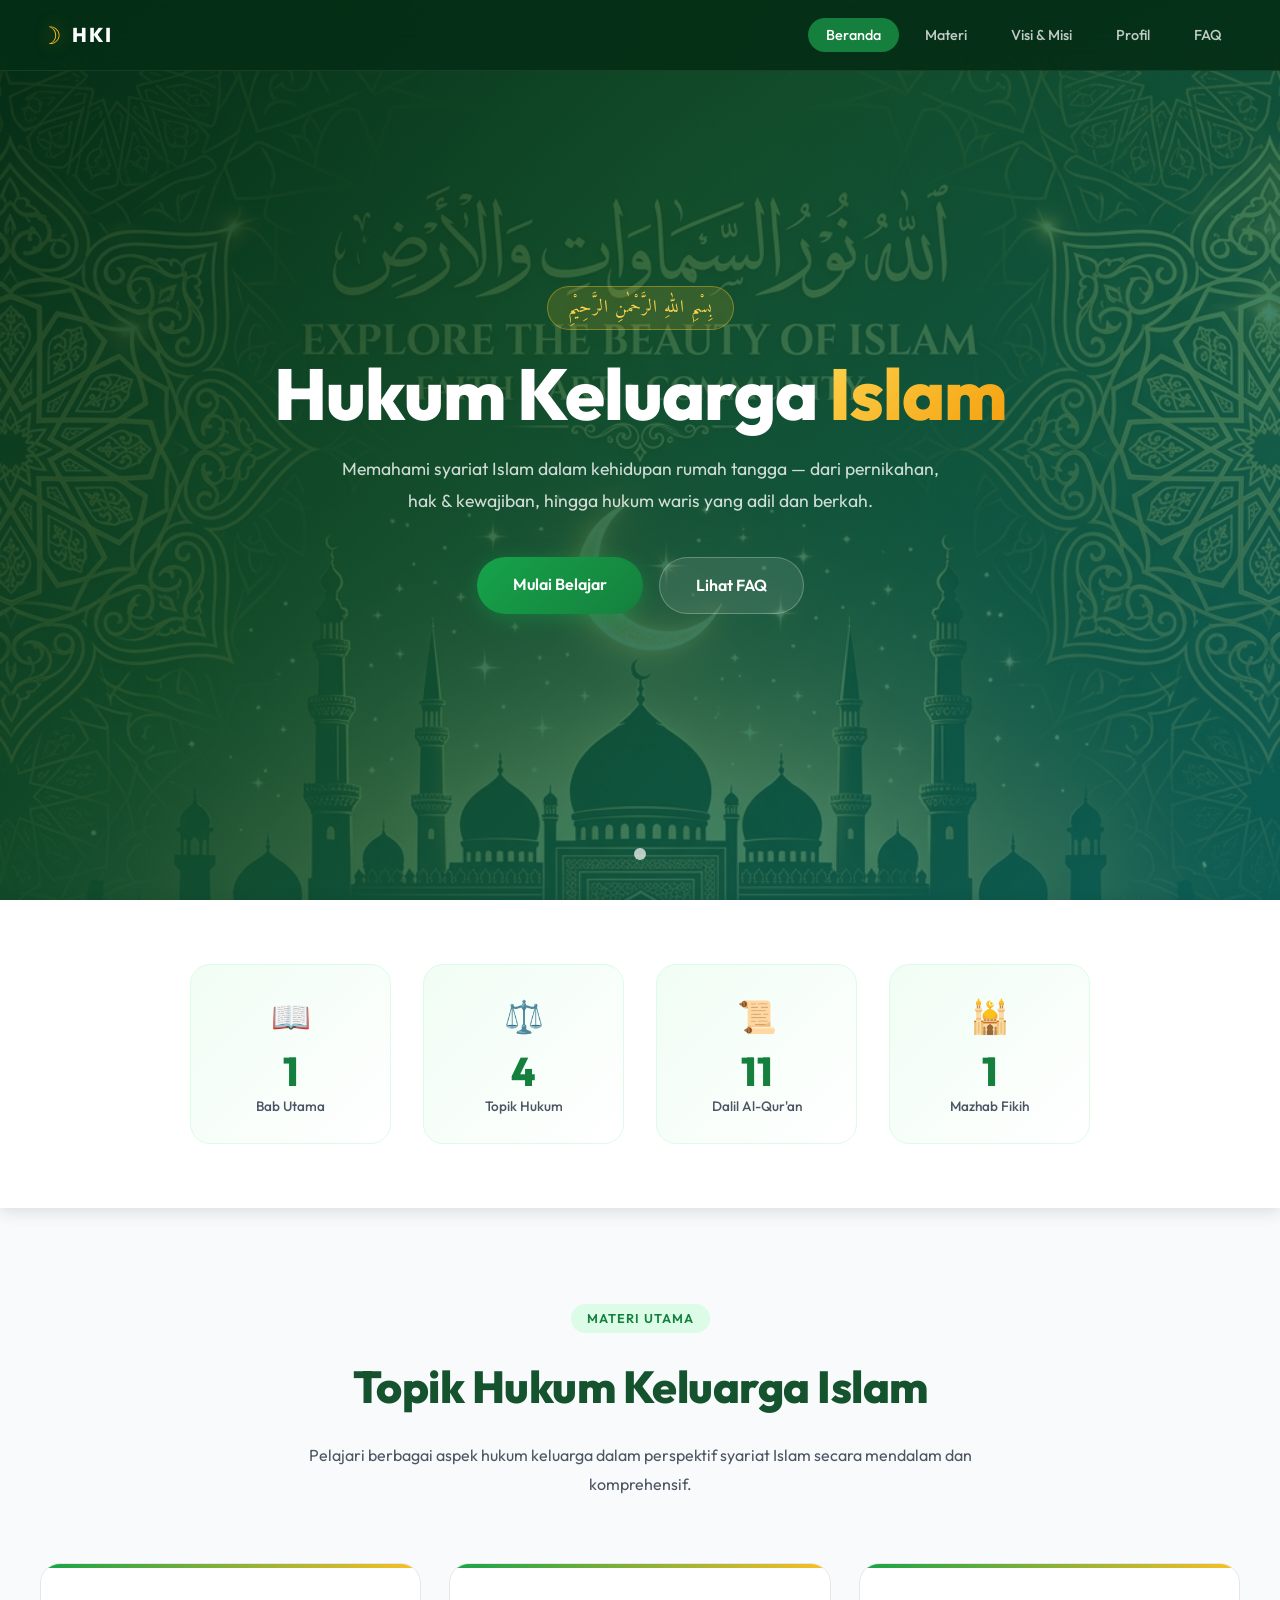
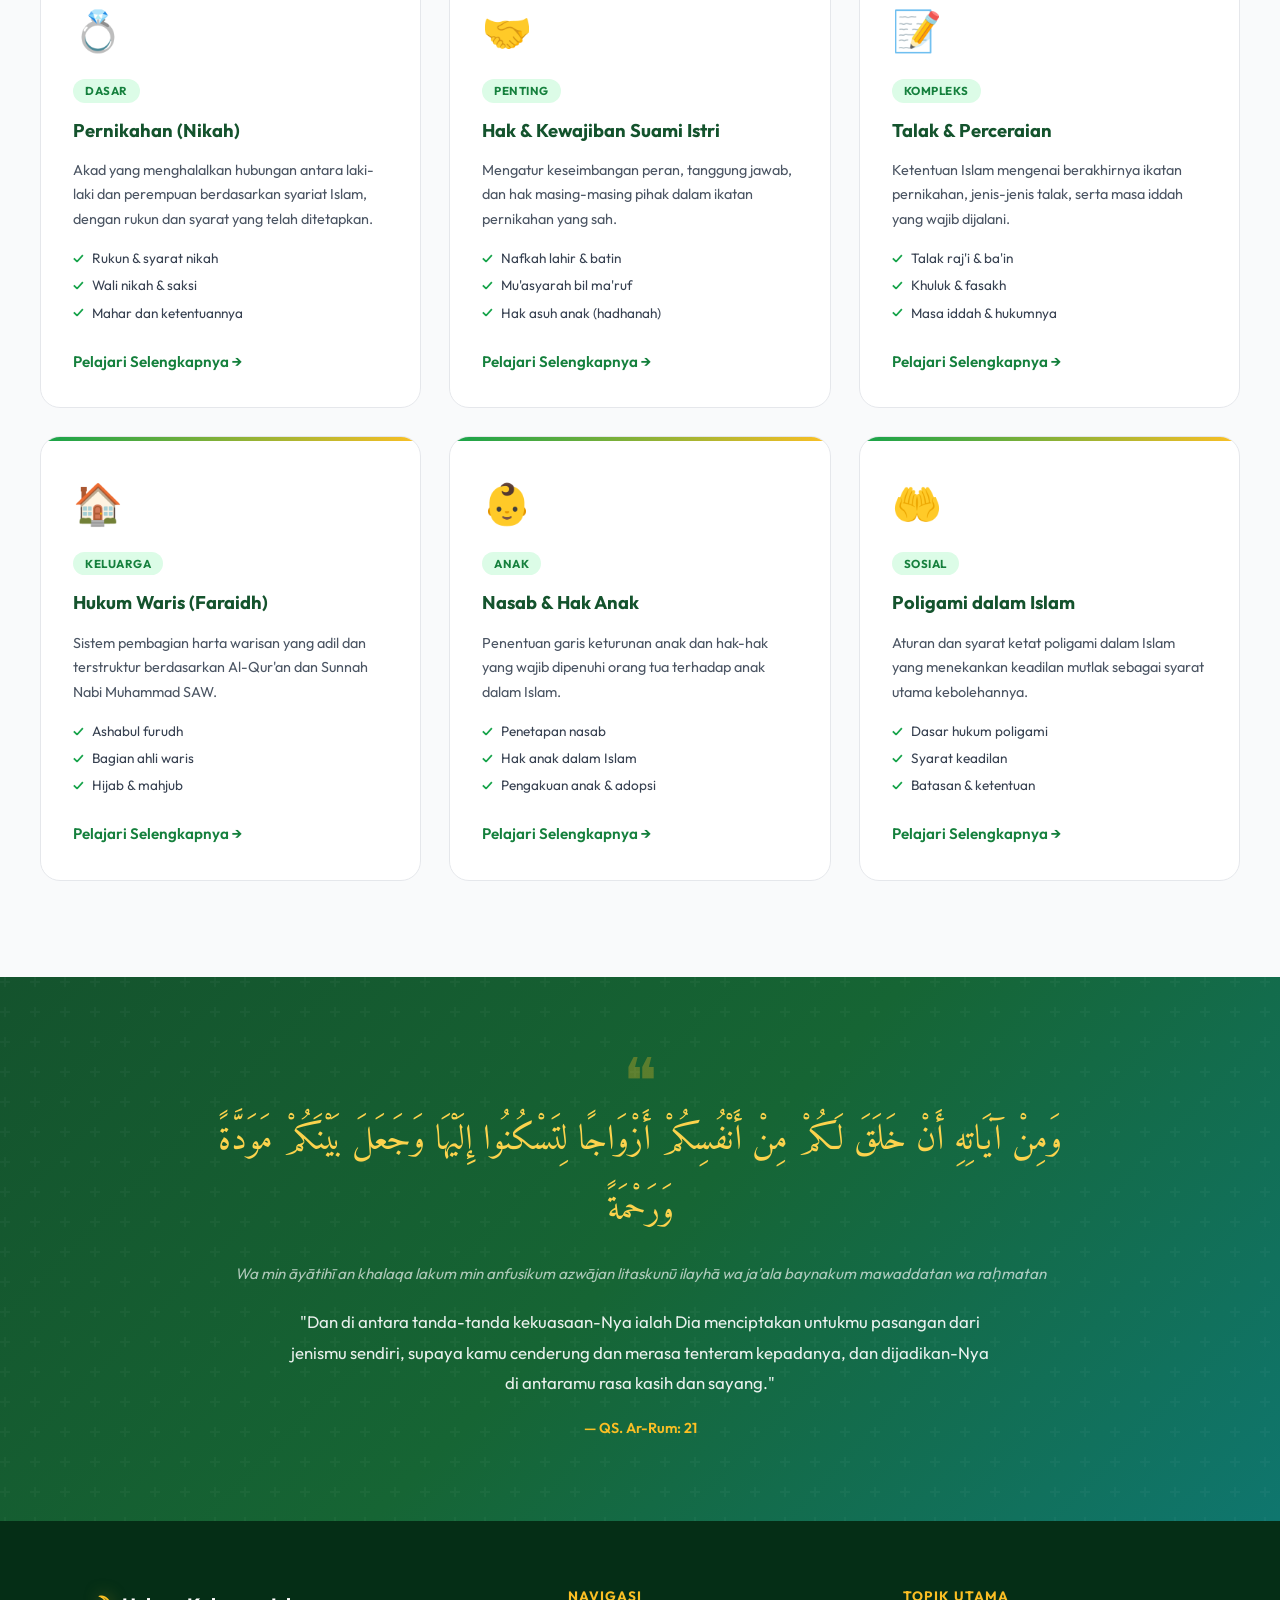
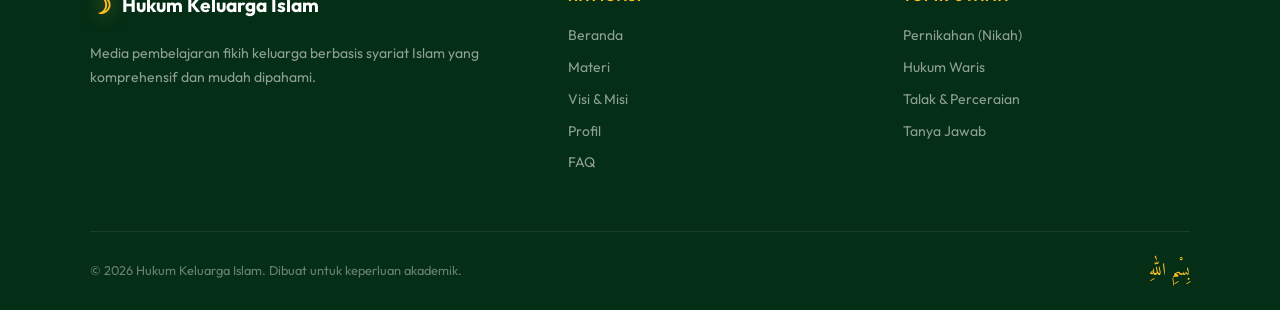
<file: index.html>
<!DOCTYPE html>
<html lang="id">
<head>
  <meta charset="UTF-8" />
  <meta name="viewport" content="width=device-width, initial-scale=1.0" />
  <meta name="description" content="Website materi Hukum Keluarga Islam – membahas pernikahan, waris, talak, dan ketentuan hukum Islam dalam kehidupan keluarga Muslim." />
  <title>Hukum Keluarga Islam – Panduan Lengkap</title>
  <link rel="preconnect" href="https://fonts.googleapis.com" />
  <link rel="preconnect" href="https://fonts.gstatic.com" crossorigin />
  <link href="https://fonts.googleapis.com/css2?family=Outfit:wght@300;400;500;600;700;800&family=Amiri:ital,wght@0,400;0,700;1,400&display=swap" rel="stylesheet" />
  <link rel="stylesheet" href="style.css" />
</head>
<body>

  <!-- ============ NAVBAR ============ -->
  <nav class="navbar" id="navbar">
    <div class="nav-container">
      <div class="nav-logo">
        <span class="logo-icon">☽</span>
        <span class="logo-text">HKI</span>
      </div>
      <ul class="nav-links" id="navLinks">
        <li><a href="index.html" class="nav-link active" id="link-beranda">Beranda</a></li>
        <li><a href="materi.html" class="nav-link" id="link-materi">Materi</a></li>
        <li><a href="visi&amp;misi.html" class="nav-link" id="link-visi-misi">Visi & Misi</a></li>
        <li><a href="profil.html" class="nav-link" id="link-profil">Profil</a></li>
        <li><a href="faq.html" class="nav-link" id="link-faq">FAQ</a></li>
      </ul>
      <button class="hamburger" id="hamburger" onclick="toggleMenu()" aria-label="Toggle menu">
        <span></span><span></span><span></span>
      </button>
    </div>
  </nav>

  <!-- ============ PAGE: BERANDA ============ -->
  <div class="page" id="page-beranda">

    <!-- Hero Section -->
    <section class="hero" id="beranda">
      <div class="hero-overlay"></div>
      <img src="hero_banner.png" alt="Banner Hukum Keluarga Islam" class="hero-bg" />
      <div class="hero-content">
        <span class="hero-badge">بِسْمِ اللّٰهِ الرَّحْمٰنِ الرَّحِيْمِ</span>
        <h1 class="hero-title">Hukum Keluarga <span class="highlight">Islam</span></h1>
        <p class="hero-subtitle">Memahami syariat Islam dalam kehidupan rumah tangga — dari pernikahan, hak & kewajiban, hingga hukum waris yang adil dan berkah.</p>
        <div class="hero-actions">
          <a href="materi.html" class="btn-primary">Mulai Belajar</a>
          <a href="faq.html" class="btn-ghost">Lihat FAQ</a>
        </div>
      </div>
      <div class="hero-scroll">
        <div class="scroll-dot"></div>
      </div>
    </section>

    <!-- Stats Section -->
    <section class="stats-section">
      <div class="stats-grid">
        <div class="stat-card">
          <div class="stat-icon">📖</div>
          <div class="stat-number" data-target="5">0</div>
          <div class="stat-label">Bab Utama</div>
        </div>
        <div class="stat-card">
          <div class="stat-icon">⚖️</div>
          <div class="stat-number" data-target="12">0</div>
          <div class="stat-label">Topik Hukum</div>
        </div>
        <div class="stat-card">
          <div class="stat-icon">📜</div>
          <div class="stat-number" data-target="30">0</div>
          <div class="stat-label">Dalil Al-Qur'an</div>
        </div>
        <div class="stat-card">
          <div class="stat-icon">🕌</div>
          <div class="stat-number" data-target="4">0</div>
          <div class="stat-label">Mazhab Fikih</div>
        </div>
      </div>
    </section>

    <!-- Materi Section -->
    <section class="materi-section" id="materi">
      <div class="section-header">
        <span class="section-tag">Materi Utama</span>
        <h2 class="section-title">Topik Hukum Keluarga Islam</h2>
        <p class="section-desc">Pelajari berbagai aspek hukum keluarga dalam perspektif syariat Islam secara mendalam dan komprehensif.</p>
      </div>
      <div class="materi-grid">
        <div class="materi-card" style="--delay: 0s">
          <div class="materi-icon">💍</div>
          <div class="materi-badge">Dasar</div>
          <h3>Pernikahan (Nikah)</h3>
          <p>Akad yang menghalalkan hubungan antara laki-laki dan perempuan berdasarkan syariat Islam, dengan rukun dan syarat yang telah ditetapkan.</p>
          <ul class="materi-list">
            <li>Rukun & syarat nikah</li>
            <li>Wali nikah & saksi</li>
            <li>Mahar dan ketentuannya</li>
          </ul>
          <a href="materi.html#materi-nikah" class="materi-card-link">Pelajari Selengkapnya →</a>
        </div>
        <div class="materi-card" style="--delay: 0.1s">
          <div class="materi-icon">🤝</div>
          <div class="materi-badge">Penting</div>
          <h3>Hak & Kewajiban Suami Istri</h3>
          <p>Mengatur keseimbangan peran, tanggung jawab, dan hak masing-masing pihak dalam ikatan pernikahan yang sah.</p>
          <ul class="materi-list">
            <li>Nafkah lahir & batin</li>
            <li>Mu'asyarah bil ma'ruf</li>
            <li>Hak asuh anak (hadhanah)</li>
          </ul>
          <a href="materi.html#materi-hak-kewajiban" class="materi-card-link">Pelajari Selengkapnya →</a>
        </div>
        <div class="materi-card" style="--delay: 0.2s">
          <div class="materi-icon">📝</div>
          <div class="materi-badge">Kompleks</div>
          <h3>Talak & Perceraian</h3>
          <p>Ketentuan Islam mengenai berakhirnya ikatan pernikahan, jenis-jenis talak, serta masa iddah yang wajib dijalani.</p>
          <ul class="materi-list">
            <li>Talak raj'i & ba'in</li>
            <li>Khuluk & fasakh</li>
            <li>Masa iddah & hukumnya</li>
          </ul>
          <a href="materi.html#materi-perceraian" class="materi-card-link">Pelajari Selengkapnya →</a>
        </div>
        <div class="materi-card" style="--delay: 0.3s">
          <div class="materi-icon">🏠</div>
          <div class="materi-badge">Keluarga</div>
          <h3>Hukum Waris (Faraidh)</h3>
          <p>Sistem pembagian harta warisan yang adil dan terstruktur berdasarkan Al-Qur'an dan Sunnah Nabi Muhammad SAW.</p>
          <ul class="materi-list">
            <li>Ashabul furudh</li>
            <li>Bagian ahli waris</li>
            <li>Hijab & mahjub</li>
          </ul>
          <a href="materi.html#materi-waris" class="materi-card-link">Pelajari Selengkapnya →</a>
        </div>
        <div class="materi-card" style="--delay: 0.4s">
          <div class="materi-icon">👶</div>
          <div class="materi-badge">Anak</div>
          <h3>Nasab & Hak Anak</h3>
          <p>Penentuan garis keturunan anak dan hak-hak yang wajib dipenuhi orang tua terhadap anak dalam Islam.</p>
          <ul class="materi-list">
            <li>Penetapan nasab</li>
            <li>Hak anak dalam Islam</li>
            <li>Pengakuan anak & adopsi</li>
          </ul>
          <a href="materi.html#materi-nasab" class="materi-card-link">Pelajari Selengkapnya →</a>
        </div>
        <div class="materi-card" style="--delay: 0.5s">
          <div class="materi-icon">🤲</div>
          <div class="materi-badge">Sosial</div>
          <h3>Poligami dalam Islam</h3>
          <p>Aturan dan syarat ketat poligami dalam Islam yang menekankan keadilan mutlak sebagai syarat utama kebolehannya.</p>
          <ul class="materi-list">
            <li>Dasar hukum poligami</li>
            <li>Syarat keadilan</li>
            <li>Batasan & ketentuan</li>
          </ul>
          <a href="materi.html#materi-poligami" class="materi-card-link">Pelajari Selengkapnya →</a>
        </div>
      </div>
    </section>

    <!-- Ayat Section -->
    <section class="ayat-section">
      <div class="ayat-container">
        <div class="ayat-decoration">❝</div>
        <p class="ayat-arabic">وَمِنْ آيَاتِهِ أَنْ خَلَقَ لَكُمْ مِنْ أَنْفُسِكُمْ أَزْوَاجًا لِتَسْكُنُوا إِلَيْهَا وَجَعَلَ بَيْنَكُمْ مَوَدَّةً وَرَحْمَةً</p>
        <p class="ayat-latin">Wa min āyātihī an khalaqa lakum min anfusikum azwājan litaskunū ilayhā wa ja'ala baynakum mawaddatan wa raḥmatan</p>
        <p class="ayat-terjemah">"Dan di antara tanda-tanda kekuasaan-Nya ialah Dia menciptakan untukmu pasangan dari jenismu sendiri, supaya kamu cenderung dan merasa tenteram kepadanya, dan dijadikan-Nya di antaramu rasa kasih dan sayang."</p>
        <span class="ayat-source">— QS. Ar-Rum: 21</span>
      </div>
    </section>

  </div>

  <!-- ============ FOOTER ============ -->
  <footer class="footer">
    <div class="footer-container">
      <div class="footer-brand">
        <div class="footer-logo">
          <span class="logo-icon">☽</span>
          <span>Hukum Keluarga Islam</span>
        </div>
        <p>Media pembelajaran fikih keluarga berbasis syariat Islam yang komprehensif dan mudah dipahami.</p>
      </div>
      <div class="footer-links">
        <h4>Navigasi</h4>
        <a href="index.html">Beranda</a>
        <a href="materi.html">Materi</a>
        <a href="visi&amp;misi.html">Visi & Misi</a>
        <a href="profil.html">Profil</a>
        <a href="faq.html">FAQ</a>
      </div>
      <div class="footer-contact">
        <h4>Topik Utama</h4>
        <a href="materi.html#materi-nikah">Pernikahan (Nikah)</a>
        <a href="materi.html#materi-waris">Hukum Waris</a>
        <a href="materi.html#materi-perceraian">Talak & Perceraian</a>
        <a href="faq.html">Tanya Jawab</a>
      </div>
    </div>
    <div class="footer-bottom">
      <p>© 2026 Hukum Keluarga Islam. Dibuat untuk keperluan akademik.</p>
      <p class="footer-ayat">بِسْمِ اللّٰهِ</p>
    </div>
  </footer>

  <script src="script.js"></script>
</body>
</html>
</file>
<file: style.css>
/* ================================================
   HUKUM KELUARGA ISLAM — MAIN STYLESHEET
   Theme: Islamic Green & Gold
================================================ */

/* ---- CSS Custom Properties ---- */
:root {
  --green-950: #052e16;
  --green-900: #14532d;
  --green-800: #166534;
  --green-700: #15803d;
  --green-600: #16a34a;
  --green-500: #22c55e;
  --green-400: #4ade80;
  --green-100: #dcfce7;
  --green-50:  #f0fdf4;

  --gold-500: #f59e0b;
  --gold-400: #fbbf24;
  --gold-300: #fcd34d;
  --gold-100: #fef3c7;

  --teal-700: #0f766e;
  --teal-600: #0d9488;
  --teal-100: #ccfbf1;

  --gray-950: #0a0f0d;
  --gray-900: #111827;
  --gray-800: #1f2937;
  --gray-700: #374151;
  --gray-600: #4b5563;
  --gray-400: #9ca3af;
  --gray-200: #e5e7eb;
  --gray-100: #f3f4f6;
  --gray-50:  #f9fafb;
  --white:    #ffffff;

  --font-body:  'Outfit', sans-serif;
  --font-arabic: 'Amiri', serif;

  --shadow-sm:  0 1px 3px rgba(0,0,0,.08);
  --shadow-md:  0 4px 16px rgba(0,0,0,.12);
  --shadow-lg:  0 8px 32px rgba(0,0,0,.18);
  --shadow-xl:  0 16px 60px rgba(0,0,0,.24);

  --radius-sm: 8px;
  --radius-md: 14px;
  --radius-lg: 20px;
  --radius-xl: 28px;
  --radius-full: 9999px;

  --transition: 0.3s cubic-bezier(0.4, 0, 0.2, 1);
}

/* ---- Reset & Base ---- */
*, *::before, *::after { box-sizing: border-box; margin: 0; padding: 0; }

html { scroll-behavior: smooth; font-size: 16px; }

body {
  font-family: var(--font-body);
  background-color: var(--gray-50);
  color: var(--gray-800);
  line-height: 1.7;
  overflow-x: hidden;
}

img { max-width: 100%; display: block; }
a  { text-decoration: none; color: inherit; }
ul, ol { list-style: none; }
button { cursor: pointer; font-family: inherit; border: none; }

/* ---- Page System ---- */
.page { display: block; }
.page.hidden { display: none; }

/* ================================================
   NAVBAR
================================================ */
.navbar {
  position: fixed;
  top: 0; left: 0; right: 0;
  z-index: 1000;
  padding: 0 2rem;
  background: rgba(5, 46, 22, 0.9);
  backdrop-filter: blur(20px);
  -webkit-backdrop-filter: blur(20px);
  border-bottom: 1px solid rgba(255,255,255,.08);
  transition: var(--transition);
}
.navbar.scrolled {
  background: rgba(5, 46, 22, 0.98);
  box-shadow: 0 4px 24px rgba(0,0,0,.3);
}

.nav-container {
  max-width: 1200px;
  margin: 0 auto;
  display: flex;
  align-items: center;
  justify-content: space-between;
  height: 70px;
}

.nav-logo {
  display: flex;
  align-items: center;
  gap: 10px;
}
.logo-icon {
  font-size: 1.5rem;
  color: var(--gold-400);
  filter: drop-shadow(0 0 8px rgba(251,191,36,.5));
  animation: glow 2s ease-in-out infinite alternate;
}
@keyframes glow {
  from { filter: drop-shadow(0 0 4px rgba(251,191,36,.4)); }
  to   { filter: drop-shadow(0 0 12px rgba(251,191,36,.8)); }
}
.logo-text {
  font-size: 1.25rem;
  font-weight: 800;
  color: var(--white);
  letter-spacing: 2px;
}

.nav-links {
  display: flex;
  align-items: center;
  gap: 0.5rem;
}
.nav-link {
  padding: 8px 18px;
  border-radius: var(--radius-full);
  color: rgba(255,255,255,.75);
  font-size: 0.9rem;
  font-weight: 500;
  transition: var(--transition);
  position: relative;
}
.nav-link:hover,
.nav-link.active {
  color: var(--white);
  background: rgba(255,255,255,.12);
}
.nav-link.active {
  background: var(--green-700);
  color: var(--white);
}

.hamburger {
  display: none;
  flex-direction: column;
  gap: 5px;
  background: transparent;
  padding: 4px;
}
.hamburger span {
  display: block;
  width: 24px;
  height: 2px;
  background: var(--white);
  border-radius: 2px;
  transition: var(--transition);
}

/* ================================================
   HERO SECTION
================================================ */
.hero {
  position: relative;
  min-height: 100vh;
  display: flex;
  align-items: center;
  justify-content: center;
  overflow: hidden;
}

.hero-bg {
  position: absolute;
  inset: 0;
  width: 100%;
  height: 100%;
  object-fit: cover;
  object-position: center;
}

.hero-overlay {
  position: absolute;
  inset: 0;
  background: linear-gradient(
    135deg,
    rgba(5, 46, 22, 0.92) 0%,
    rgba(20, 83, 45, 0.85) 40%,
    rgba(15, 118, 110, 0.75) 100%
  );
  z-index: 1;
}

.hero-content {
  position: relative;
  z-index: 2;
  text-align: center;
  padding: 2rem;
  max-width: 800px;
  animation: fadeUp 1s ease forwards;
}

@keyframes fadeUp {
  from { opacity: 0; transform: translateY(40px); }
  to   { opacity: 1; transform: translateY(0); }
}

.hero-badge {
  display: inline-block;
  background: rgba(251,191,36,.15);
  border: 1px solid rgba(251,191,36,.4);
  color: var(--gold-300);
  padding: 6px 20px;
  border-radius: var(--radius-full);
  font-family: var(--font-arabic);
  font-size: 1.1rem;
  margin-bottom: 1.5rem;
  letter-spacing: 1px;
  backdrop-filter: blur(8px);
}

.hero-title {
  font-size: clamp(2.5rem, 6vw, 4.5rem);
  font-weight: 800;
  color: var(--white);
  line-height: 1.1;
  margin-bottom: 1.25rem;
  letter-spacing: -1px;
}
.hero-title .highlight {
  background: linear-gradient(135deg, var(--gold-300), var(--gold-500));
  -webkit-background-clip: text;
  -webkit-text-fill-color: transparent;
  background-clip: text;
}

.hero-subtitle {
  font-size: 1.1rem;
  color: rgba(255,255,255,.8);
  max-width: 600px;
  margin: 0 auto 2.5rem;
  line-height: 1.8;
}

.hero-actions {
  display: flex;
  gap: 1rem;
  justify-content: center;
  flex-wrap: wrap;
}

.btn-primary {
  padding: 14px 36px;
  background: linear-gradient(135deg, var(--green-600), var(--green-700));
  color: var(--white);
  border-radius: var(--radius-full);
  font-size: 1rem;
  font-weight: 600;
  transition: var(--transition);
  box-shadow: 0 4px 20px rgba(22,163,74,.4);
}
.btn-primary:hover {
  background: linear-gradient(135deg, var(--green-500), var(--green-600));
  transform: translateY(-2px);
  box-shadow: 0 8px 28px rgba(22,163,74,.5);
}

.btn-ghost {
  padding: 14px 36px;
  background: rgba(255,255,255,.1);
  color: var(--white);
  border-radius: var(--radius-full);
  font-size: 1rem;
  font-weight: 600;
  border: 1px solid rgba(255,255,255,.25);
  transition: var(--transition);
  backdrop-filter: blur(8px);
}
.btn-ghost:hover {
  background: rgba(255,255,255,.2);
  transform: translateY(-2px);
}

.hero-scroll {
  position: absolute;
  bottom: 40px;
  left: 50%;
  transform: translateX(-50%);
  z-index: 2;
}
.scroll-dot {
  width: 12px;
  height: 12px;
  background: rgba(255,255,255,.7);
  border-radius: 50%;
  animation: bounce 1.6s ease-in-out infinite;
}
@keyframes bounce {
  0%, 100% { transform: translateY(0); opacity: 1; }
  50% { transform: translateY(10px); opacity: 0.4; }
}

/* ================================================
   STATS SECTION
================================================ */
.stats-section {
  background: var(--white);
  padding: 4rem 2rem;
  position: relative;
  z-index: 10;
  box-shadow: var(--shadow-md);
}

.stats-grid {
  max-width: 900px;
  margin: 0 auto;
  display: grid;
  grid-template-columns: repeat(4, 1fr);
  gap: 2rem;
  text-align: center;
}

.stat-card {
  padding: 1.5rem;
  border-radius: var(--radius-lg);
  background: linear-gradient(135deg, var(--green-50), var(--white));
  border: 1px solid var(--green-100);
  transition: var(--transition);
}
.stat-card:hover {
  transform: translateY(-4px);
  box-shadow: var(--shadow-md);
  border-color: var(--green-300, #86efac);
}
.stat-icon { font-size: 2rem; margin-bottom: 0.5rem; }
.stat-number {
  font-size: 2.5rem;
  font-weight: 800;
  color: var(--green-700);
  line-height: 1;
}
.stat-label {
  font-size: 0.85rem;
  color: var(--gray-600);
  margin-top: 4px;
  font-weight: 500;
}

/* ================================================
   MATERI SECTION
================================================ */
.materi-section {
  padding: 6rem 2rem;
  background: var(--gray-50);
}

.section-header {
  text-align: center;
  max-width: 700px;
  margin: 0 auto 4rem;
}
.section-tag {
  display: inline-block;
  background: var(--green-100);
  color: var(--green-700);
  padding: 4px 16px;
  border-radius: var(--radius-full);
  font-size: 0.8rem;
  font-weight: 600;
  text-transform: uppercase;
  letter-spacing: 1px;
  margin-bottom: 1rem;
}
.section-title {
  font-size: clamp(1.8rem, 4vw, 2.8rem);
  font-weight: 800;
  color: var(--green-900);
  margin-bottom: 1rem;
  letter-spacing: -0.5px;
}
.section-desc {
  color: var(--gray-600);
  font-size: 1rem;
  line-height: 1.8;
}

.materi-grid {
  max-width: 1200px;
  margin: 0 auto;
  display: grid;
  grid-template-columns: repeat(auto-fill, minmax(340px, 1fr));
  gap: 1.75rem;
}

.materi-card {
  background: var(--white);
  border-radius: var(--radius-lg);
  padding: 2rem;
  border: 1px solid var(--gray-200);
  position: relative;
  overflow: hidden;
  transition: var(--transition);
  animation: fadeUp 0.6s ease forwards;
  animation-delay: var(--delay);
  opacity: 0;
}
.materi-card::before {
  content: '';
  position: absolute;
  top: 0; left: 0; right: 0;
  height: 4px;
  background: linear-gradient(90deg, var(--green-600), var(--gold-400));
}
.materi-card:hover {
  transform: translateY(-6px);
  box-shadow: var(--shadow-xl);
  border-color: var(--green-200, #bbf7d0);
}

.materi-icon {
  font-size: 2.5rem;
  margin-bottom: 0.75rem;
}
.materi-badge {
  display: inline-block;
  background: var(--green-100);
  color: var(--green-700);
  font-size: 0.72rem;
  font-weight: 700;
  padding: 2px 12px;
  border-radius: var(--radius-full);
  text-transform: uppercase;
  letter-spacing: 0.5px;
  margin-bottom: 0.75rem;
}

.materi-card h3 {
  font-size: 1.15rem;
  font-weight: 700;
  color: var(--green-900);
  margin-bottom: 0.75rem;
}
.materi-card p {
  font-size: 0.9rem;
  color: var(--gray-600);
  line-height: 1.7;
  margin-bottom: 1rem;
}
.materi-list {
  display: flex;
  flex-direction: column;
  gap: 4px;
}
.materi-list li {
  font-size: 0.85rem;
  color: var(--gray-700);
  display: flex;
  align-items: center;
  gap: 8px;
}
.materi-list li::before {
  content: '✓';
  color: var(--green-600);
  font-weight: 700;
  font-size: 0.8rem;
  flex-shrink: 0;
}

/* ================================================
   AYAT SECTION
================================================ */
.ayat-section {
  background: linear-gradient(135deg, var(--green-900) 0%, var(--green-800) 50%, var(--teal-700) 100%);
  padding: 5rem 2rem;
  position: relative;
  overflow: hidden;
}
.ayat-section::before {
  content: '';
  position: absolute;
  inset: 0;
  background: url("data:image/svg+xml,%3Csvg width='60' height='60' viewBox='0 0 60 60' xmlns='http://www.w3.org/2000/svg'%3E%3Cg fill='none' fill-rule='evenodd'%3E%3Cg fill='%23ffffff' fill-opacity='0.03'%3E%3Cpath d='M36 34v-4h-2v4h-4v2h4v4h2v-4h4v-2h-4zm0-30V0h-2v4h-4v2h4v4h2V6h4V4h-4zM6 34v-4H4v4H0v2h4v4h2v-4h4v-2H6zM6 4V0H4v4H0v2h4v4h2V6h4V4H6z'/%3E%3C/g%3E%3C/g%3E%3C/svg%3E");
}

.ayat-container {
  position: relative;
  max-width: 850px;
  margin: 0 auto;
  text-align: center;
}
.ayat-decoration {
  font-size: 4rem;
  color: rgba(251,191,36,.3);
  font-family: var(--font-arabic);
  line-height: 1;
  margin-bottom: -1rem;
}
.ayat-arabic {
  font-family: var(--font-arabic);
  font-size: clamp(1.4rem, 3vw, 2.2rem);
  color: var(--gold-300);
  line-height: 2;
  margin-bottom: 1rem;
  direction: rtl;
}
.ayat-latin {
  font-style: italic;
  color: rgba(255,255,255,.65);
  font-size: 0.95rem;
  margin-bottom: 1.25rem;
}
.ayat-terjemah {
  color: rgba(255,255,255,.9);
  font-size: 1.05rem;
  line-height: 1.8;
  max-width: 700px;
  margin: 0 auto 1rem;
}
.ayat-source {
  color: var(--gold-400);
  font-weight: 600;
  font-size: 0.9rem;
}

/* ================================================
   PAGE HERO (sub-pages)
================================================ */
.page-hero {
  padding: 120px 2rem 60px;
  text-align: center;
  position: relative;
  overflow: hidden;
}
.page-hero--green {
  background: linear-gradient(135deg, var(--green-900), var(--green-700));
}
.page-hero--dark {
  background: linear-gradient(135deg, var(--gray-950), var(--green-900));
}
.page-hero--teal {
  background: linear-gradient(135deg, var(--teal-700), var(--green-800));
}
.page-hero::after {
  content: '';
  position: absolute;
  bottom: -1px; left: 0; right: 0;
  height: 60px;
  background: inherit;
  clip-path: polygon(0 100%, 100% 100%, 100% 30%, 0 100%);
}

.page-hero-content { position: relative; z-index: 1; }
.page-hero-badge {
  display: inline-block;
  background: rgba(255,255,255,.12);
  border: 1px solid rgba(255,255,255,.2);
  color: rgba(255,255,255,.9);
  padding: 6px 18px;
  border-radius: var(--radius-full);
  font-size: 0.85rem;
  font-weight: 500;
  margin-bottom: 1rem;
  backdrop-filter: blur(8px);
}
.page-hero-title {
  font-size: clamp(2rem, 5vw, 3.5rem);
  font-weight: 800;
  color: var(--white);
  margin-bottom: 0.75rem;
  letter-spacing: -0.5px;
}
.page-hero-subtitle {
  color: rgba(255,255,255,.75);
  font-size: 1rem;
  max-width: 500px;
  margin: 0 auto;
}

/* ================================================
   VISI MISI SECTION
================================================ */
.visi-misi-section {
  padding: 5rem 2rem 6rem;
  background: var(--gray-50);
}
.vm-container {
  max-width: 1000px;
  margin: 0 auto;
  display: flex;
  flex-direction: column;
  gap: 3rem;
}

/* Visi Card */
.vm-card {
  background: var(--white);
  border-radius: var(--radius-xl);
  padding: 2.5rem;
  border: 1px solid var(--gray-200);
  display: flex;
  gap: 2rem;
  align-items: flex-start;
  box-shadow: var(--shadow-md);
  transition: var(--transition);
}
.vm-card:hover { transform: translateY(-4px); box-shadow: var(--shadow-lg); }

.vm-icon-wrap {
  width: 72px;
  height: 72px;
  background: linear-gradient(135deg, var(--green-700), var(--green-600));
  border-radius: var(--radius-lg);
  display: flex;
  align-items: center;
  justify-content: center;
  flex-shrink: 0;
  box-shadow: 0 8px 20px rgba(22,163,74,.3);
}
.vm-icon-wrap--gold {
  background: linear-gradient(135deg, var(--gold-500), var(--gold-400));
  box-shadow: 0 8px 20px rgba(245,158,11,.3);
}
.vm-icon { font-size: 2rem; }
.vm-title {
  font-size: 1.75rem;
  font-weight: 800;
  color: var(--green-900);
  margin-bottom: 0.5rem;
}
.vm-divider {
  width: 50px;
  height: 4px;
  background: linear-gradient(90deg, var(--green-600), var(--gold-400));
  border-radius: var(--radius-full);
  margin-bottom: 1rem;
}
.vm-text {
  color: var(--gray-700);
  line-height: 1.8;
  font-size: 0.98rem;
}
.vm-highlight {
  display: flex;
  align-items: flex-start;
  gap: 10px;
  background: var(--green-50);
  border-left: 4px solid var(--green-600);
  border-radius: 0 var(--radius-sm) var(--radius-sm) 0;
  padding: 1rem 1.25rem;
  margin-top: 1.25rem;
  color: var(--green-800);
  font-size: 0.92rem;
  font-weight: 500;
}
.vm-highlight-icon { flex-shrink: 0; font-size: 1.1rem; }

/* Misi */
.vm-misi-wrap {
  background: var(--white);
  border-radius: var(--radius-xl);
  padding: 2.5rem;
  border: 1px solid var(--gray-200);
  box-shadow: var(--shadow-md);
}
.vm-misi-header {
  display: flex;
  align-items: center;
  gap: 1.25rem;
  margin-bottom: 2rem;
}
.vm-misi-grid {
  display: flex;
  flex-direction: column;
  gap: 1.25rem;
}
.misi-item {
  display: flex;
  align-items: flex-start;
  gap: 1.25rem;
  padding: 1.25rem;
  border-radius: var(--radius-md);
  background: var(--gray-50);
  border: 1px solid var(--gray-200);
  transition: var(--transition);
  animation: fadeUp 0.5s ease forwards;
  animation-delay: calc(var(--i) * 0.1s);
  opacity: 0;
}
.misi-item:hover {
  background: var(--green-50);
  border-color: var(--green-200, #bbf7d0);
  transform: translateX(4px);
}
.misi-num {
  font-size: 1.5rem;
  font-weight: 800;
  color: var(--green-600);
  opacity: 0.6;
  min-width: 36px;
  line-height: 1;
  padding-top: 2px;
}
.misi-item h4 {
  font-size: 1rem;
  font-weight: 700;
  color: var(--green-900);
  margin-bottom: 0.25rem;
}
.misi-item p {
  font-size: 0.875rem;
  color: var(--gray-600);
  line-height: 1.7;
}

/* Nilai Utama */
.nilai-section { }
.nilai-title {
  font-size: 1.5rem;
  font-weight: 800;
  color: var(--green-900);
  text-align: center;
  margin-bottom: 2rem;
}
.nilai-grid {
  display: grid;
  grid-template-columns: repeat(4, 1fr);
  gap: 1.25rem;
}
.nilai-card {
  background: var(--white);
  border-radius: var(--radius-lg);
  padding: 1.75rem 1.25rem;
  text-align: center;
  border: 1px solid var(--gray-200);
  transition: var(--transition);
  box-shadow: var(--shadow-sm);
}
.nilai-card:hover {
  transform: translateY(-6px);
  box-shadow: var(--shadow-lg);
  border-color: var(--green-300, #86efac);
}
.nilai-icon { font-size: 2rem; margin-bottom: 0.75rem; }
.nilai-card h4 {
  font-size: 1rem;
  font-weight: 700;
  color: var(--green-900);
  margin-bottom: 0.5rem;
}
.nilai-card p {
  font-size: 0.82rem;
  color: var(--gray-600);
  line-height: 1.6;
}

/* ================================================
   PROFIL SECTION
================================================ */
.profil-section {
  padding: 5rem 2rem 6rem;
  background: var(--gray-50);
}
.profil-container {
  max-width: 950px;
  margin: 0 auto;
  display: flex;
  flex-direction: column;
  gap: 2.5rem;
}

.profil-card {
  background: var(--white);
  border-radius: var(--radius-xl);
  overflow: hidden;
  box-shadow: var(--shadow-lg);
  display: flex;
  border: 1px solid var(--gray-200);
}

.profil-card-left {
  background: linear-gradient(160deg, var(--green-900) 0%, var(--green-700) 60%, var(--teal-700) 100%);
  padding: 3rem 2rem;
  display: flex;
  flex-direction: column;
  align-items: center;
  gap: 2rem;
  min-width: 260px;
  flex-shrink: 0;
}

.profil-photo-wrap {
  position: relative;
  display: flex;
  flex-direction: column;
  align-items: center;
  gap: 0.75rem;
}
.profil-photo {
  width: 150px;
  height: 150px;
  border-radius: 50%;
  object-fit: cover;
  border: 4px solid rgba(255,255,255,.25);
  box-shadow: 0 8px 30px rgba(0,0,0,.3);
}
.profil-photo-ring {
  position: absolute;
  inset: -8px;
  border-radius: 50%;
  border: 2px dashed rgba(251,191,36,.5);
  animation: spin 12s linear infinite;
}
@keyframes spin {
  from { transform: rotate(0deg); }
  to   { transform: rotate(360deg); }
}
.profil-status {
  display: flex;
  align-items: center;
  gap: 6px;
  background: rgba(255,255,255,.12);
  padding: 4px 14px;
  border-radius: var(--radius-full);
  font-size: 0.78rem;
  color: rgba(255,255,255,.9);
}
.status-dot {
  width: 8px; height: 8px;
  background: var(--green-400);
  border-radius: 50%;
  animation: pulse-dot 2s ease-in-out infinite;
}
@keyframes pulse-dot {
  0%, 100% { transform: scale(1); opacity: 1; }
  50% { transform: scale(1.4); opacity: 0.7; }
}

.profil-quote {
  text-align: center;
  color: rgba(255,255,255,.8);
  font-size: 0.85rem;
  line-height: 1.7;
  font-style: italic;
}
.quote-mark {
  font-size: 1.5rem;
  color: var(--gold-400);
  font-style: normal;
  line-height: 1;
}
.profil-social small {
  color: var(--gold-400);
  font-size: 0.78rem;
  display: block;
  text-align: center;
  margin-top: 4px;
}

.profil-card-right {
  padding: 3rem 2.5rem;
  flex: 1;
  display: flex;
  flex-direction: column;
  gap: 1.75rem;
}

.profil-header {
  display: flex;
  align-items: flex-start;
  justify-content: space-between;
  gap: 1rem;
  flex-wrap: wrap;
}
.profil-name {
  font-size: 1.8rem;
  font-weight: 800;
  color: var(--green-900);
  letter-spacing: -0.5px;
}
.profil-badge {
  background: linear-gradient(135deg, var(--green-100), var(--gold-100));
  color: var(--green-800);
  padding: 6px 16px;
  border-radius: var(--radius-full);
  font-size: 0.8rem;
  font-weight: 700;
  border: 1px solid var(--green-200, #bbf7d0);
  white-space: nowrap;
}

.profil-info-grid {
  display: grid;
  grid-template-columns: 1fr 1fr;
  gap: 1rem;
}
.profil-info-item {
  display: flex;
  align-items: center;
  gap: 0.75rem;
  background: var(--gray-50);
  border: 1px solid var(--gray-200);
  border-radius: var(--radius-md);
  padding: 1rem;
  transition: var(--transition);
}
.profil-info-item:hover {
  background: var(--green-50);
  border-color: var(--green-200, #bbf7d0);
}
.profil-info-icon { font-size: 1.4rem; flex-shrink: 0; }
.profil-info-label {
  display: block;
  font-size: 0.72rem;
  text-transform: uppercase;
  letter-spacing: 0.5px;
  color: var(--gray-400);
  font-weight: 600;
}
.profil-info-value {
  display: block;
  font-size: 0.95rem;
  font-weight: 700;
  color: var(--green-900);
  margin-top: 1px;
}

.profil-bio {
  background: var(--green-50);
  border-left: 4px solid var(--green-600);
  border-radius: 0 var(--radius-md) var(--radius-md) 0;
  padding: 1.25rem;
}
.profil-bio h4 {
  font-size: 0.9rem;
  font-weight: 700;
  color: var(--green-800);
  margin-bottom: 0.5rem;
}
.profil-bio p {
  font-size: 0.875rem;
  color: var(--gray-700);
  line-height: 1.7;
}

.profil-skills {
  display: flex;
  flex-wrap: wrap;
  gap: 0.5rem;
}
.skill-tag {
  background: var(--green-100);
  color: var(--green-800);
  font-size: 0.78rem;
  font-weight: 600;
  padding: 4px 14px;
  border-radius: var(--radius-full);
  border: 1px solid var(--green-200, #bbf7d0);
}

/* Edit Profile Form */
.edit-section {
  background: var(--white);
  border-radius: var(--radius-xl);
  padding: 2.5rem;
  border: 1px solid var(--gray-200);
  box-shadow: var(--shadow-md);
}
.edit-section h3 {
  font-size: 1.25rem;
  font-weight: 700;
  color: var(--green-900);
  margin-bottom: 0.5rem;
}
.edit-desc {
  color: var(--gray-600);
  font-size: 0.875rem;
  margin-bottom: 1.75rem;
}
.edit-form { display: flex; flex-direction: column; gap: 1rem; }
.form-row { display: grid; grid-template-columns: 1fr 1fr; gap: 1rem; }
.form-group { display: flex; flex-direction: column; gap: 6px; }
.form-group label {
  font-size: 0.82rem;
  font-weight: 600;
  color: var(--gray-700);
  text-transform: uppercase;
  letter-spacing: 0.5px;
}
.form-group input {
  padding: 12px 16px;
  border: 2px solid var(--gray-200);
  border-radius: var(--radius-md);
  font-family: inherit;
  font-size: 0.95rem;
  color: var(--gray-800);
  background: var(--gray-50);
  transition: var(--transition);
  outline: none;
}
.form-group input:focus {
  border-color: var(--green-500);
  background: var(--white);
  box-shadow: 0 0 0 4px rgba(34,197,94,.1);
}
.btn-save {
  padding: 14px 32px;
  background: linear-gradient(135deg, var(--green-700), var(--green-600));
  color: var(--white);
  border-radius: var(--radius-full);
  font-size: 1rem;
  font-weight: 700;
  transition: var(--transition);
  box-shadow: 0 4px 16px rgba(22,163,74,.3);
  align-self: flex-start;
}
.btn-save:hover {
  transform: translateY(-2px);
  box-shadow: 0 8px 24px rgba(22,163,74,.4);
}

/* ================================================
   FAQ SECTION
================================================ */
.faq-section {
  padding: 4rem 2rem 6rem;
  background: var(--gray-50);
}
.faq-container {
  max-width: 860px;
  margin: 0 auto;
}

.faq-search-wrap { margin-bottom: 2rem; }
.faq-search {
  display: flex;
  align-items: center;
  gap: 12px;
  background: var(--white);
  border: 2px solid var(--gray-200);
  border-radius: var(--radius-full);
  padding: 12px 20px;
  transition: var(--transition);
}
.faq-search:focus-within {
  border-color: var(--green-500);
  box-shadow: 0 0 0 4px rgba(34,197,94,.1);
}
.search-icon { font-size: 1.1rem; }
.faq-search input {
  flex: 1;
  border: none;
  outline: none;
  font-family: inherit;
  font-size: 0.95rem;
  color: var(--gray-800);
  background: transparent;
}

.faq-categories {
  display: flex;
  gap: 0.5rem;
  flex-wrap: wrap;
  margin-bottom: 2rem;
}
.faq-cat {
  padding: 6px 18px;
  border-radius: var(--radius-full);
  font-size: 0.85rem;
  font-weight: 500;
  background: var(--white);
  color: var(--gray-600);
  border: 2px solid var(--gray-200);
  transition: var(--transition);
}
.faq-cat:hover { border-color: var(--green-500); color: var(--green-700); }
.faq-cat.active {
  background: var(--green-700);
  color: var(--white);
  border-color: var(--green-700);
}

.faq-list { display: flex; flex-direction: column; gap: 0.75rem; }

.faq-item {
  background: var(--white);
  border-radius: var(--radius-lg);
  border: 1px solid var(--gray-200);
  overflow: hidden;
  transition: var(--transition);
}
.faq-item.hidden { display: none; }
.faq-item:hover { border-color: var(--green-300, #86efac); }

.faq-question {
  width: 100%;
  display: flex;
  align-items: center;
  justify-content: space-between;
  gap: 1rem;
  padding: 1.25rem 1.5rem;
  background: transparent;
  font-size: 0.98rem;
  font-weight: 600;
  color: var(--green-900);
  text-align: left;
  transition: var(--transition);
}
.faq-question:hover { background: var(--green-50); }
.faq-question.open { color: var(--green-700); background: var(--green-50); }
.faq-arrow {
  font-size: 1.1rem;
  color: var(--green-600);
  transition: transform var(--transition);
  flex-shrink: 0;
}
.faq-question.open .faq-arrow { transform: rotate(180deg); }

.faq-answer {
  display: none;
  padding: 0 1.5rem 1.5rem;
  border-top: 1px solid var(--gray-100);
}
.faq-answer.show { display: block; animation: fadeUp 0.3s ease; }
.faq-answer p { font-size: 0.9rem; color: var(--gray-700); line-height: 1.8; margin-bottom: 0.75rem; }
.faq-answer p:last-child { margin-bottom: 0; }
.faq-answer ol, .faq-answer ul {
  padding-left: 1.25rem;
  margin: 0.5rem 0 0.75rem;
  display: flex;
  flex-direction: column;
  gap: 4px;
}
.faq-answer ol { list-style: decimal; }
.faq-answer ul { list-style: disc; }
.faq-answer li { font-size: 0.875rem; color: var(--gray-700); line-height: 1.7; }
.faq-answer em { color: var(--green-700); font-weight: 500; }

.faq-empty {
  text-align: center;
  padding: 4rem 2rem;
}
.faq-empty.hidden { display: none; }
.faq-empty-icon { font-size: 3rem; margin-bottom: 1rem; }
.faq-empty p { color: var(--gray-600); }

/* ================================================
   FOOTER
================================================ */
.footer {
  background: var(--green-950);
  padding: 4rem 2rem 0;
}
.footer-container {
  max-width: 1100px;
  margin: 0 auto;
  display: grid;
  grid-template-columns: 1.5fr 1fr 1fr;
  gap: 3rem;
  padding-bottom: 3rem;
  border-bottom: 1px solid rgba(255,255,255,.08);
}
.footer-brand {}
.footer-logo {
  display: flex;
  align-items: center;
  gap: 10px;
  font-size: 1.2rem;
  font-weight: 700;
  color: var(--white);
  margin-bottom: 1rem;
}
.footer-brand p {
  color: rgba(255,255,255,.55);
  font-size: 0.875rem;
  line-height: 1.7;
}
.footer-links h4,
.footer-contact h4 {
  font-size: 0.85rem;
  font-weight: 700;
  color: var(--gold-400);
  text-transform: uppercase;
  letter-spacing: 1px;
  margin-bottom: 1rem;
}
.footer-links a,
.footer-contact a {
  display: block;
  color: rgba(255,255,255,.55);
  font-size: 0.875rem;
  margin-bottom: 0.5rem;
  transition: var(--transition);
  cursor: pointer;
}
.footer-links a:hover,
.footer-contact a:hover {
  color: var(--white);
  padding-left: 4px;
}

.footer-bottom {
  max-width: 1100px;
  margin: 0 auto;
  padding: 1.5rem 0;
  display: flex;
  align-items: center;
  justify-content: space-between;
  flex-wrap: wrap;
  gap: 0.5rem;
}
.footer-bottom p {
  color: rgba(255,255,255,.4);
  font-size: 0.8rem;
}
.footer-ayat {
  font-family: var(--font-arabic);
  font-size: 1.1rem !important;
  color: var(--gold-400) !important;
}

/* ================================================
   RESPONSIVE
================================================ */
@media (max-width: 900px) {
  .stats-grid { grid-template-columns: repeat(2, 1fr); }
  .nilai-grid { grid-template-columns: repeat(2, 1fr); }
  .profil-card { flex-direction: column; }
  .profil-card-left { min-width: unset; }
  .profil-info-grid { grid-template-columns: 1fr; }
  .form-row { grid-template-columns: 1fr; }
  .footer-container { grid-template-columns: 1fr; gap: 2rem; }
  .vm-card { flex-direction: column; }
}

@media (max-width: 640px) {
  .nav-links { display: none; flex-direction: column; position: fixed; top: 70px; left: 0; right: 0; background: rgba(5,46,22,.97); padding: 1rem; gap: 0.25rem; }
  .nav-links.open { display: flex; }
  .nav-link { width: 100%; border-radius: var(--radius-md); }
  .hamburger { display: flex; }

  .materi-grid { grid-template-columns: 1fr; }
  .hero-actions { flex-direction: column; align-items: center; }
  .stats-grid { grid-template-columns: repeat(2, 1fr); }
  .nilai-grid { grid-template-columns: 1fr 1fr; }
  .profil-header { flex-direction: column; }

  .faq-categories { gap: 0.4rem; }
}

/* Toast notification */
.toast {
  position: fixed;
  bottom: 2rem;
  right: 2rem;
  background: var(--green-700);
  color: var(--white);
  padding: 1rem 1.5rem;
  border-radius: var(--radius-lg);
  box-shadow: var(--shadow-xl);
  font-size: 0.9rem;
  font-weight: 600;
  z-index: 9999;
  transform: translateY(100px);
  opacity: 0;
  transition: all 0.4s cubic-bezier(0.34, 1.56, 0.64, 1);
}
.toast.show { transform: translateY(0); opacity: 1; }

/* ================================================
   MATERI PAGE STYLES
   Split layout: sticky sidebar + scrolling content
================================================ */
.page-hero--gold {
  background: linear-gradient(135deg, var(--green-950) 0%, var(--green-900) 40%, var(--gold-500) 100%);
}

.materi-layout {
  display: flex;
  max-width: 1200px;
  margin: 4rem auto;
  padding: 0 2rem;
  gap: 3rem;
  position: relative;
}

.materi-sidebar {
  width: 300px;
  flex-shrink: 0;
  position: sticky;
  top: 100px;
  height: fit-content;
  background: var(--white);
  padding: 1.75rem;
  border-radius: var(--radius-lg);
  box-shadow: var(--shadow-md);
  border: 1px solid var(--gray-200);
  transition: var(--transition);
}

.materi-sidebar h3 {
  font-size: 1.1rem;
  font-weight: 700;
  color: var(--green-950);
  margin-bottom: 1.25rem;
  padding-bottom: 0.5rem;
  border-bottom: 2px solid var(--gold-400);
  letter-spacing: 0.5px;
}

.materi-sidebar-nav {
  display: flex;
  flex-direction: column;
  gap: 0.5rem;
}

.materi-sidebar-link {
  display: flex;
  align-items: center;
  gap: 0.75rem;
  padding: 12px 16px;
  border-radius: var(--radius-sm);
  color: var(--gray-700);
  font-weight: 500;
  font-size: 0.9rem;
  transition: var(--transition);
  border-left: 3px solid transparent;
}

.materi-sidebar-link:hover {
  background: var(--green-50);
  color: var(--green-800);
  padding-left: 20px;
}

.materi-sidebar-link.active {
  background: var(--green-100);
  color: var(--green-900);
  font-weight: 600;
  border-left-color: var(--gold-500);
}

.materi-content {
  flex-grow: 1;
  min-width: 0; /* Prevent flex box break */
  display: flex;
  flex-direction: column;
  gap: 4rem;
}

.materi-section-detail {
  background: var(--white);
  padding: 3rem;
  border-radius: var(--radius-xl);
  box-shadow: var(--shadow-md);
  border: 1px solid var(--gray-200);
  scroll-margin-top: 100px; /* Offset for sticky nav */
  transition: var(--transition);
}

.materi-section-detail:hover {
  box-shadow: var(--shadow-lg);
  border-color: var(--green-100);
}

.materi-section-detail h2 {
  font-size: 2rem;
  color: var(--green-950);
  margin-bottom: 1.75rem;
  display: flex;
  align-items: center;
  gap: 0.75rem;
  padding-bottom: 0.75rem;
  border-bottom: 1px solid var(--gray-100);
}

.materi-section-detail h3 {
  font-size: 1.35rem;
  color: var(--green-800);
  margin: 2rem 0 1rem;
  font-weight: 600;
  border-left: 4px solid var(--gold-500);
  padding-left: 0.75rem;
}

.materi-section-detail p {
  color: var(--gray-700);
  line-height: 1.85;
  margin-bottom: 1.5rem;
  font-size: 1rem;
}

/* Islamic Verse Box styling */
.materi-ayat-box {
  background: var(--green-50);
  border-left: 4px solid var(--green-700);
  padding: 1.75rem;
  border-radius: var(--radius-md);
  margin: 2rem 0;
  box-shadow: var(--shadow-sm);
}

.materi-ayat-arabic {
  font-family: var(--font-arabic);
  font-size: 1.8rem;
  text-align: right;
  direction: rtl;
  margin-bottom: 0.75rem;
  line-height: 2.3;
  color: var(--green-950);
}

.materi-ayat-latin {
  font-style: italic;
  font-size: 0.9rem;
  color: var(--gray-600);
  margin-bottom: 0.75rem;
}

.materi-ayat-translation {
  font-size: 0.95rem;
  color: var(--gray-800);
  line-height: 1.7;
}

.materi-ayat-source {
  display: block;
  font-size: 0.85rem;
  color: var(--green-800);
  font-weight: 700;
  margin-top: 0.75rem;
}

/* Custom list items */
.materi-sublist {
  margin-left: 1.5rem;
  margin-bottom: 1.75rem;
  display: flex;
  flex-direction: column;
  gap: 0.75rem;
}

.materi-sublist li {
  position: relative;
  padding-left: 1.75rem;
  color: var(--gray-700);
  font-size: 0.98rem;
  line-height: 1.75;
}

.materi-sublist li::before {
  content: "✦";
  color: var(--gold-500);
  font-size: 0.9rem;
  position: absolute;
  left: 0;
  top: 1px;
}

.materi-sublist.numbered {
  list-style-type: decimal;
  margin-left: 1.5rem;
}

.materi-sublist.numbered li {
  padding-left: 0.5rem;
}

.materi-sublist.numbered li::before {
  content: none;
}

/* Waris Table Styling */
.table-responsive {
  overflow-x: auto;
  margin: 2rem 0;
  border-radius: var(--radius-lg);
  border: 1px solid var(--gray-200);
  box-shadow: var(--shadow-sm);
}

.table-waris {
  width: 100%;
  border-collapse: collapse;
  text-align: left;
  font-size: 0.95rem;
}

.table-waris th {
  background: var(--green-800);
  color: var(--white);
  padding: 14px 18px;
  font-weight: 600;
  font-size: 0.9rem;
  letter-spacing: 0.5px;
}

.table-waris td {
  padding: 14px 18px;
  border-bottom: 1px solid var(--gray-200);
  color: var(--gray-700);
  line-height: 1.6;
}

.table-waris tr:nth-child(even) td {
  background: rgba(240, 253, 244, 0.4);
}

.table-waris tr:last-child td {
  border-bottom: none;
}

.highlight-table-row td {
  font-weight: 600;
  background: rgba(245, 158, 11, 0.08) !important;
  color: var(--green-950) !important;
}

/* Back to Top Button */
.back-to-top {
  position: fixed;
  bottom: 2.5rem;
  right: 2.5rem;
  background: var(--gold-500);
  color: var(--white);
  width: 48px;
  height: 48px;
  border-radius: 50%;
  display: flex;
  align-items: center;
  justify-content: center;
  box-shadow: var(--shadow-lg);
  cursor: pointer;
  transition: var(--transition);
  opacity: 0;
  pointer-events: none;
  z-index: 99;
  border: 1px solid rgba(255, 255, 255, 0.2);
}

.back-to-top.show {
  opacity: 1;
  pointer-events: auto;
}

.back-to-top:hover {
  background: var(--gold-400);
  transform: translateY(-4px) scale(1.05);
  box-shadow: 0 10px 24px rgba(245, 158, 11, 0.4);
}

/* Responsive adjustments */
@media (max-width: 992px) {
  .materi-layout {
    flex-direction: column;
    gap: 2rem;
    margin: 2rem auto;
  }
  .materi-sidebar {
    width: 100%;
    position: relative;
    top: 0;
    box-shadow: var(--shadow-sm);
  }
  .materi-sidebar-nav {
    flex-direction: row;
    flex-wrap: wrap;
    gap: 0.5rem;
  }
  .materi-sidebar-link {
    flex: 1 1 calc(50% - 0.5rem);
    padding: 10px 14px;
    font-size: 0.85rem;
  }
}

@media (max-width: 600px) {
  .materi-sidebar-link {
    flex: 1 1 100%;
  }
  .materi-section-detail {
    padding: 1.75rem;
  }
  .materi-section-detail h2 {
    font-size: 1.6rem;
  }
  .materi-ayat-arabic {
    font-size: 1.5rem;
    line-height: 2.1;
  }
}

/* Card Link style for main page cards */
.materi-card-link {
  display: inline-block;
  margin-top: auto;
  padding-top: 1.5rem;
  font-size: 0.95rem;
  font-weight: 600;
  color: var(--green-700);
  transition: var(--transition);
  text-decoration: none;
}
.materi-card-link:hover {
  color: var(--gold-500);
  transform: translateX(4px);
}
</file>
